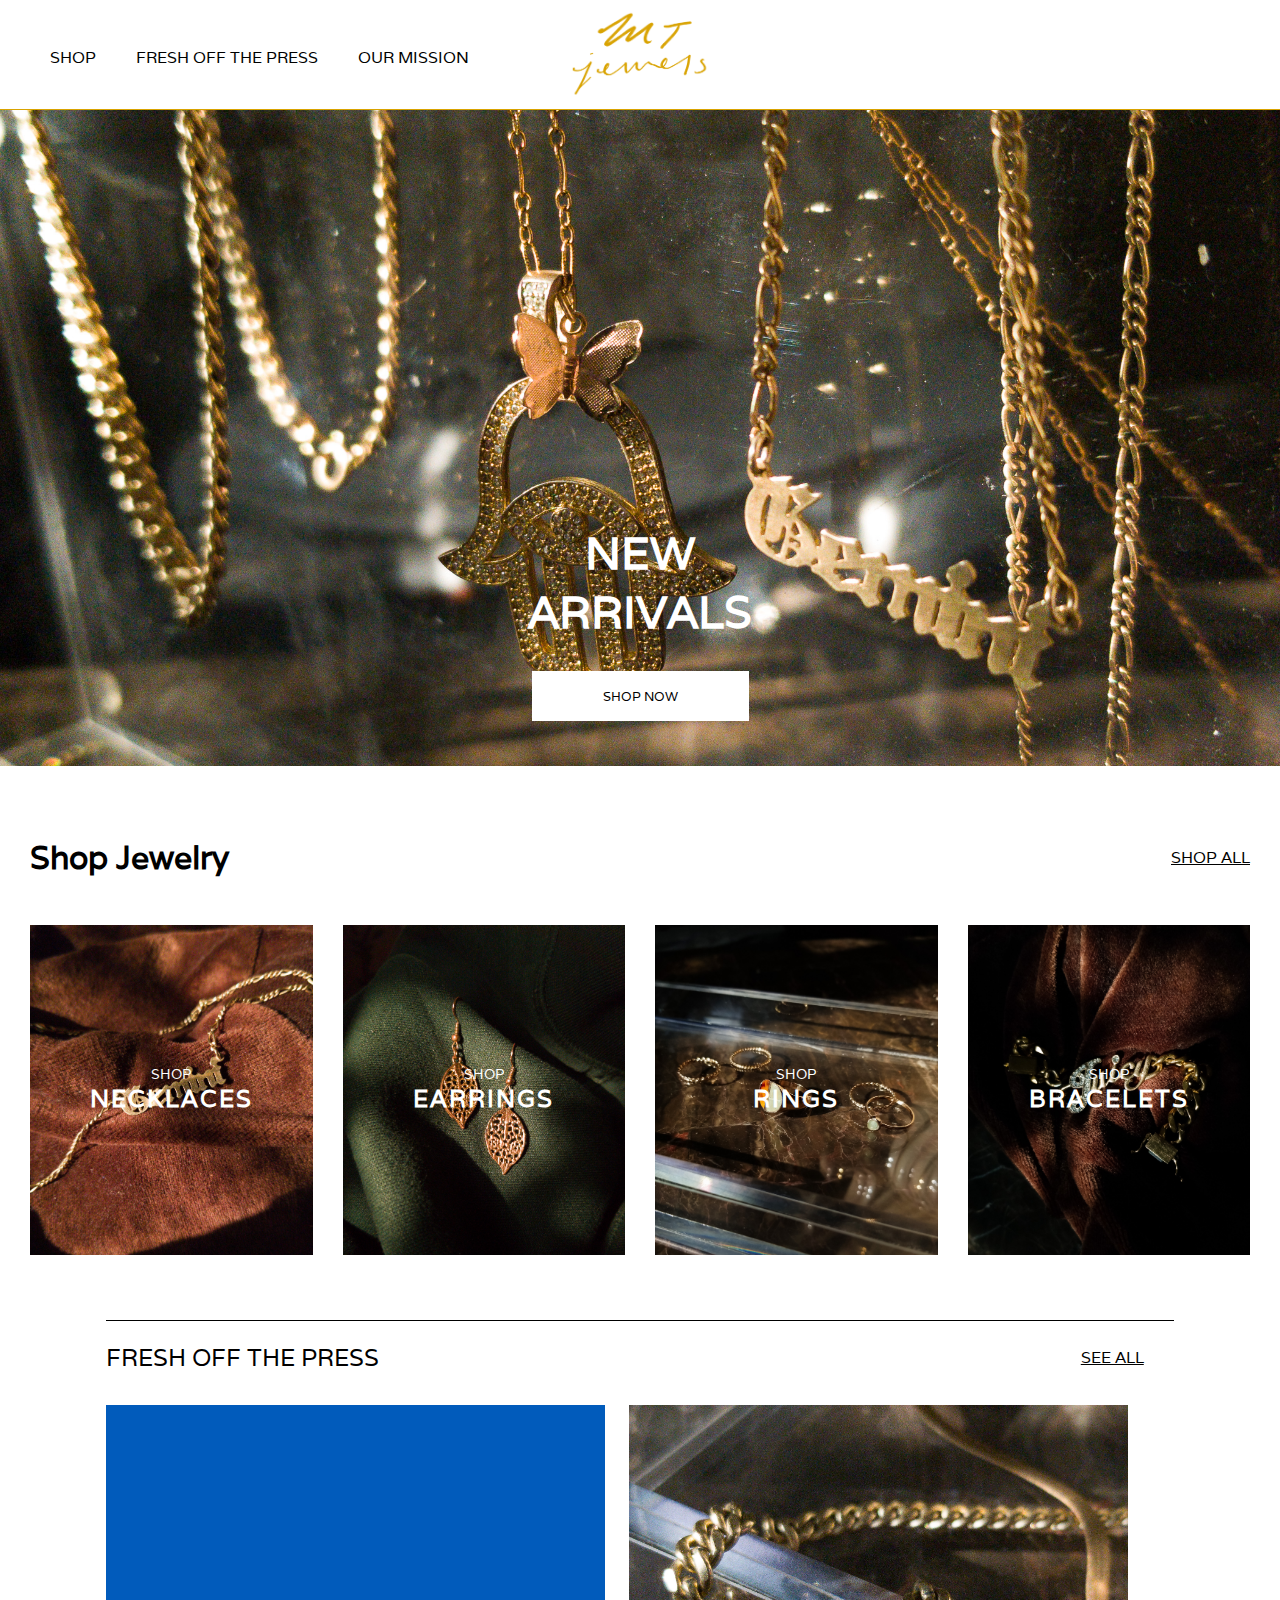
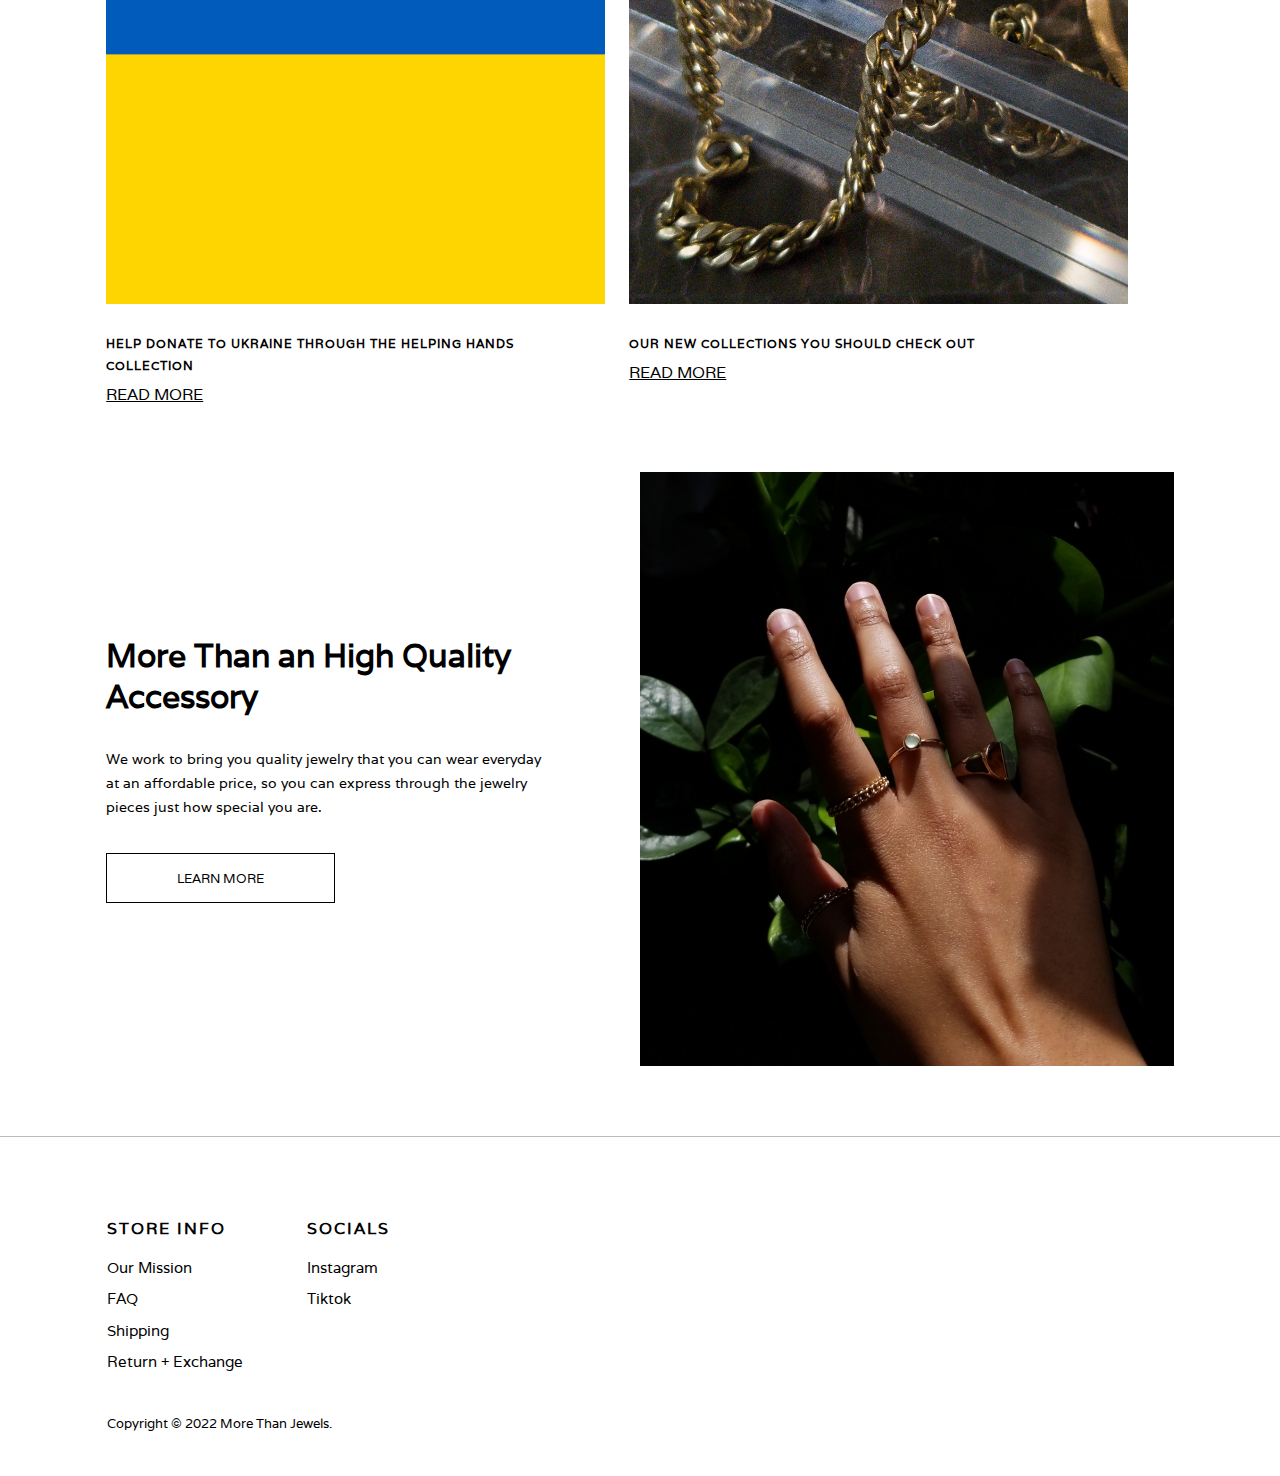
<file: index.html>
<!DOCTYPE html>
<html>
	<head>
		<meta charset="utf-8">
		<meta name="viewport" content="width=device-width, initial-scale=1">
		<link rel="stylesheet" type="text/css" href="css/style.css">
		<link href="https://fonts.googleapis.com/icon?family=Material+Icons"
      rel="stylesheet">

		<title>More Than Jewels</title>
	</head>

	<body>
		<!-- Header -->
		<header>
			<a class="home" href="index.html"><img class="logo" src="img/Mtj2logo.png"></a>
			<span class="openbtn" onclick="openNav()">&#9776;</span>
			<nav class="nlist" data-visible="false">
				<div class="navhead">
					<p>MENU</p>
					<a href="javascript:void(0)" class="closebtn" onclick="closeNav()">&times;</a>
				</div>
				<div class="navbody">
					<ul class="list">
						<li><a href="#">SHOP</a></li>
						<li><a href="blog/fresh-off-the-press.html">FRESH OFF THE PRESS</a></li>
						<li><a href="our-mission.html">OUR MISSION</a></li>
					</ul>
				</div>
			</nav>
		</header>

		<!-- Photo Gallery/Big Photo -->
		<section id="hero"> 
			<div class="container">
				<img src="img/hero.jpg">
				<div class="headline">
					<h1>NEW ARRIVALS</h1>
					<a href="#"><button class="aboutBtn">SHOP NOW</button></a>
				</div>
			</div>
		</section>
		<section id="products"> <!-- Product section -->
			<div class="container">
				<div class="products-title">
					<h2>Shop Jewelry</h2>
					<a href="#">SHOP ALL</a>
				</div>
				<div class="wrapper">
					<a href="#">
						<div class="banner-box box1" id="output">
							<img src="img/necklaces.jpg">
							<div class="details">
								<h5>SHOP</h5>
								<h3>NECKLACES</h3>
							</div>
						</div>
					</a>
					<a href="#">
						<div class="banner-box box2" id="output2">
							<img src="img/earrings.jpg">
							<div class="details">
								<h5>SHOP</h5>
								<h3>EARRINGS</h3>
							</div>
						</div>
					</a>
					<a href="#">
						<div class="banner-box box3" id="output3">
							<img src="img/rings.jpg">
							<div class="details">
								<h5>SHOP</h5>
								<h3>RINGS</h3>
							</div>
						</div>
					</a>
					<a href="#">
						<div class="banner-box box4" id="output4">
							<img src="img/bracelet.jpg">
							<div class="details">
								<h5>SHOP</h5>
								<h3>BRACELETS</h3>
							</div>
						</div>
					</a>
				</div>
			</div>
		</section>

		<!-- Blog Preview -->
		<section id="blog"> 
			<div class="blog-title">
				<div class="empty"></div>
				<h2>FRESH OFF THE PRESS</h2>
				<a href="blog/fresh-off-the-press.html">SEE ALL</a>
			</div>
			<div class="container">
				<div class="press">
					<div class="posts">
						<a class="images" href="blog/posts/help-donate-to-ukraine-through-the-helping-hands-collection.html"><img src="img/ukraine-square.jpg"></a>
						<a class="headlines" href="blog/posts/help-donate-to-ukraine-through-the-helping-hands-collection.html">HELP DONATE TO UKRAINE THROUGH THE HELPING HANDS COLLECTION</a>
						<a class="continue" href="blog/posts/help-donate-to-ukraine-through-the-helping-hands-collection.html">READ MORE</a>
					</div>
					<div class="posts">
						<a class="images" href="blog/posts/our-new-collections-you-should-check-out.html"><img src="img/post1square.jpg"></a>
						<a class="headlines" href="blog/posts/our-new-collections-you-should-check-out.html">OUR NEW COLLECTIONS YOU SHOULD CHECK OUT</a>
						<a class="continue" href="blog/posts/our-new-collections-you-should-check-out.html">READ MORE</a>
					</div>
				</div>
			</div>
		</section>

		<!-- About Us section -->
		<section id="aboutus"> 
			<div class="container">
				<div class="about">
					<div class="aboutus-info">
						<h2>More Than an High Quality Accessory</h2>
						<p>We work to bring you quality jewelry that you can wear everyday at an affordable price, so you can express through the jewelry pieces just how special you are.</p>
						<a href="our-mission.html"><button class="aboutBtn">LEARN MORE</button></a>
					</div>
				</div>
				<div class="aboutus-image">
					<img src="img/aboutimg.jpg">
				</div>
			</div>
		</section>

		<!-- Footer -->
		<footer>
    		<div class="footer-row">
				<div class="footer-column">
					<h6>STORE INFO</h6>
					<ul class="footer-links">
						<li><a href="our-mission.html">Our Mission</a></li>
						<li><a href="#">FAQ</a></li>
						<li><a href="#">Shipping</a></li>
						<li><a href="#">Return + Exchange</a></li>
					</ul>
				</div>
				<div class="footer-column">
					<h6>SOCIALS</h6>
					<ul class="footer-links">
						<li><a href=" https://www.tiktok.com/@morethan_jewels">Instagram</a></li>
						<li><a href="https://www.instagram.com/morethan_jewels/">Tiktok</a></li>
					</ul>
				</div>
    		</div>

			<div class="">
			    <p class="copyright-text">Copyright &copy; 2022 More Than Jewels.</p>
 			</div>
		</footer>

		<script type="text/javascript" src="js/script.js"></script>
	</body>
</html>
</file>
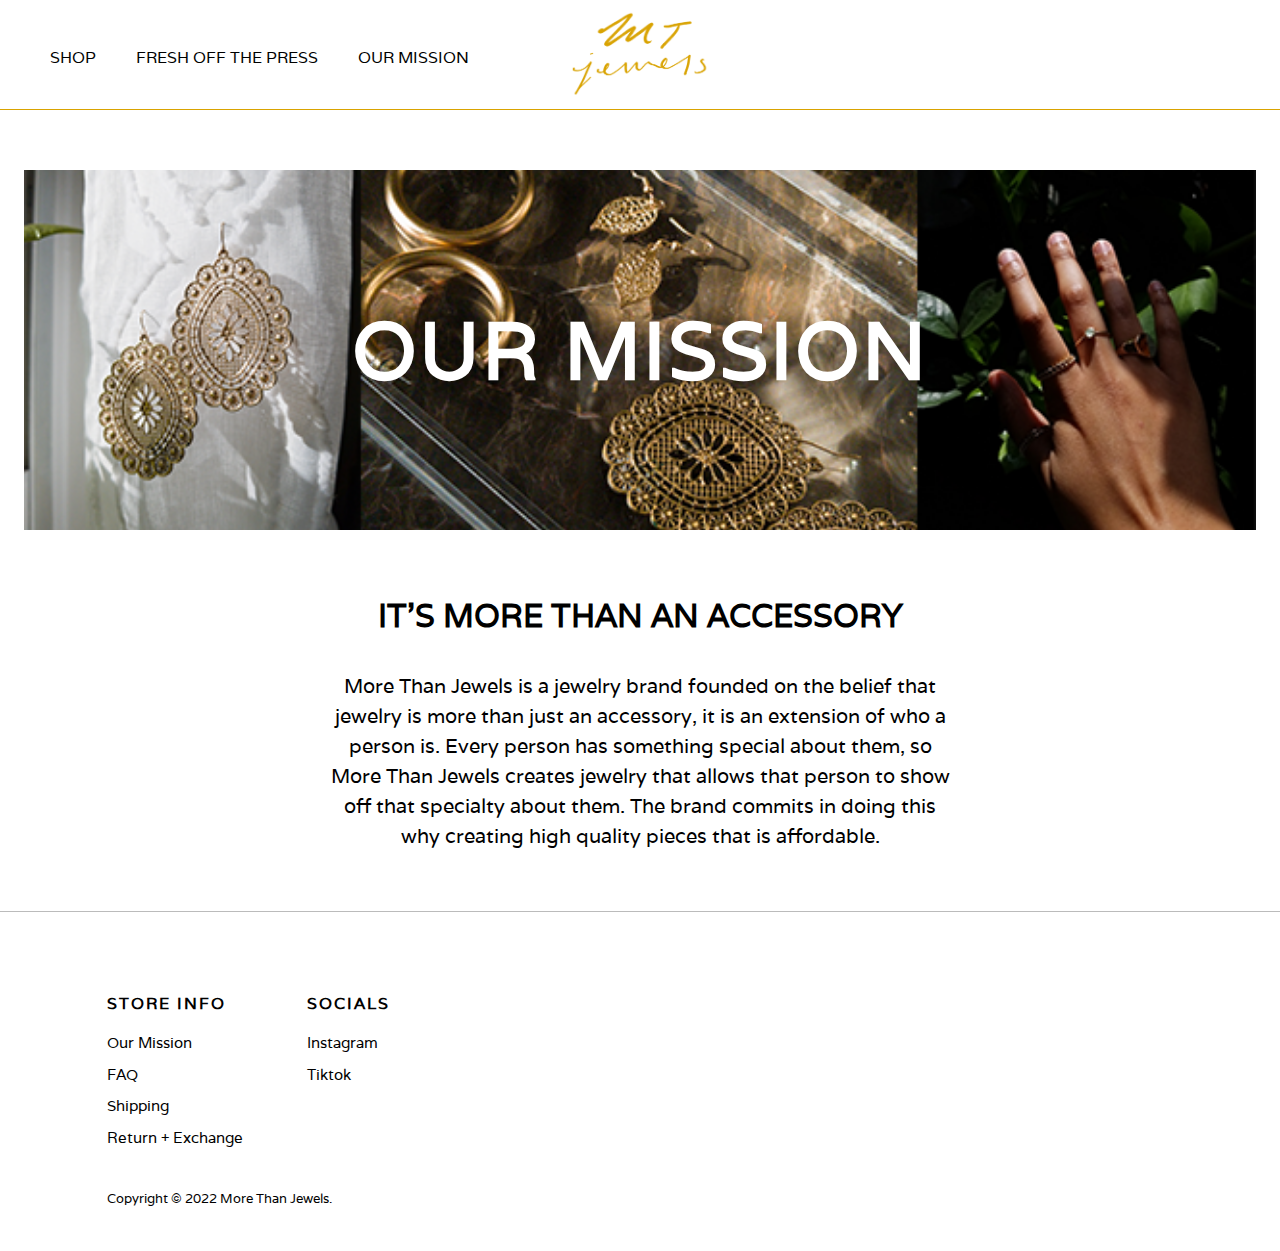
<file: our-mission.html>
<!DOCTYPE html>
<html>
	<head>
		<meta charset="utf-8">
		<meta name="viewport" content="width=device-width, initial-scale=1">
		<link rel="stylesheet" type="text/css" href="css/style.css">
		<link href="https://fonts.googleapis.com/icon?family=Material+Icons"
      rel="stylesheet">

		<title>Our Mission | More Than Jewels</title>
	</head>

	<body>
		<header>
			<a class="home" href="index.html"><img class="logo" src="img/Mtj2logo.png"></a>
			<span class="openbtn" onclick="openNav()">&#9776;</span>
			<nav class="nlist" data-visible="false">
				<div class="navhead">
					<p>MENU</p>
					<a href="javascript:void(0)" class="closebtn" onclick="closeNav()">&times;</a>
				</div>
				<div class="navbody">
					<ul class="list">
						<li><a href="#">SHOP</a></li>
						<li><a href="blog/fresh-off-the-press.html">FRESH OFF THE PRESS</a></li>
						<li><a href="our-mission.html">OUR MISSION</a></li>
					</ul>
				</div>
			</nav>
		</header>

		<main id="about-page">
			<div class="container">
				<div class="photos">
					<img src="img/spread.png">
					<div class="details">
						<h1>OUR MISSION</h1>
					</div>
				</div>
				<div class="words">
					<h1>IT'S MORE THAN AN ACCESSORY</h1>
					<p>More Than Jewels is a jewelry brand founded on the belief that jewelry is more than just an accessory, it is an extension of who a person is. Every person has something special about them, so More Than Jewels creates jewelry that allows that person to show off that specialty about them. The brand commits in doing this why creating high quality pieces that is affordable.</p>
				</div>
			</div>
		</main>

		<footer>
    		<div class="footer-row">
				<div class="footer-column">
					<h6>STORE INFO</h6>
					<ul class="footer-links">
						<li><a href="our-mission.html">Our Mission</a></li>
						<li><a href="#">FAQ</a></li>
						<li><a href="#">Shipping</a></li>
						<li><a href="#">Return + Exchange</a></li>
					</ul>
				</div>
				<div class="footer-column">
					<h6>SOCIALS</h6>
					<ul class="footer-links">
						<li><a href=" https://www.tiktok.com/@morethan_jewels">Instagram</a></li>
						<li><a href="https://www.instagram.com/morethan_jewels/">Tiktok</a></li>
					</ul>
				</div>
    		</div>

			<div class="">
			    <p class="copyright-text">Copyright &copy; 2022 More Than Jewels.</p>
 			</div>
		</footer>

		<script type="text/javascript" src="js/script.js"></script>
	</body>
</html>
</file>
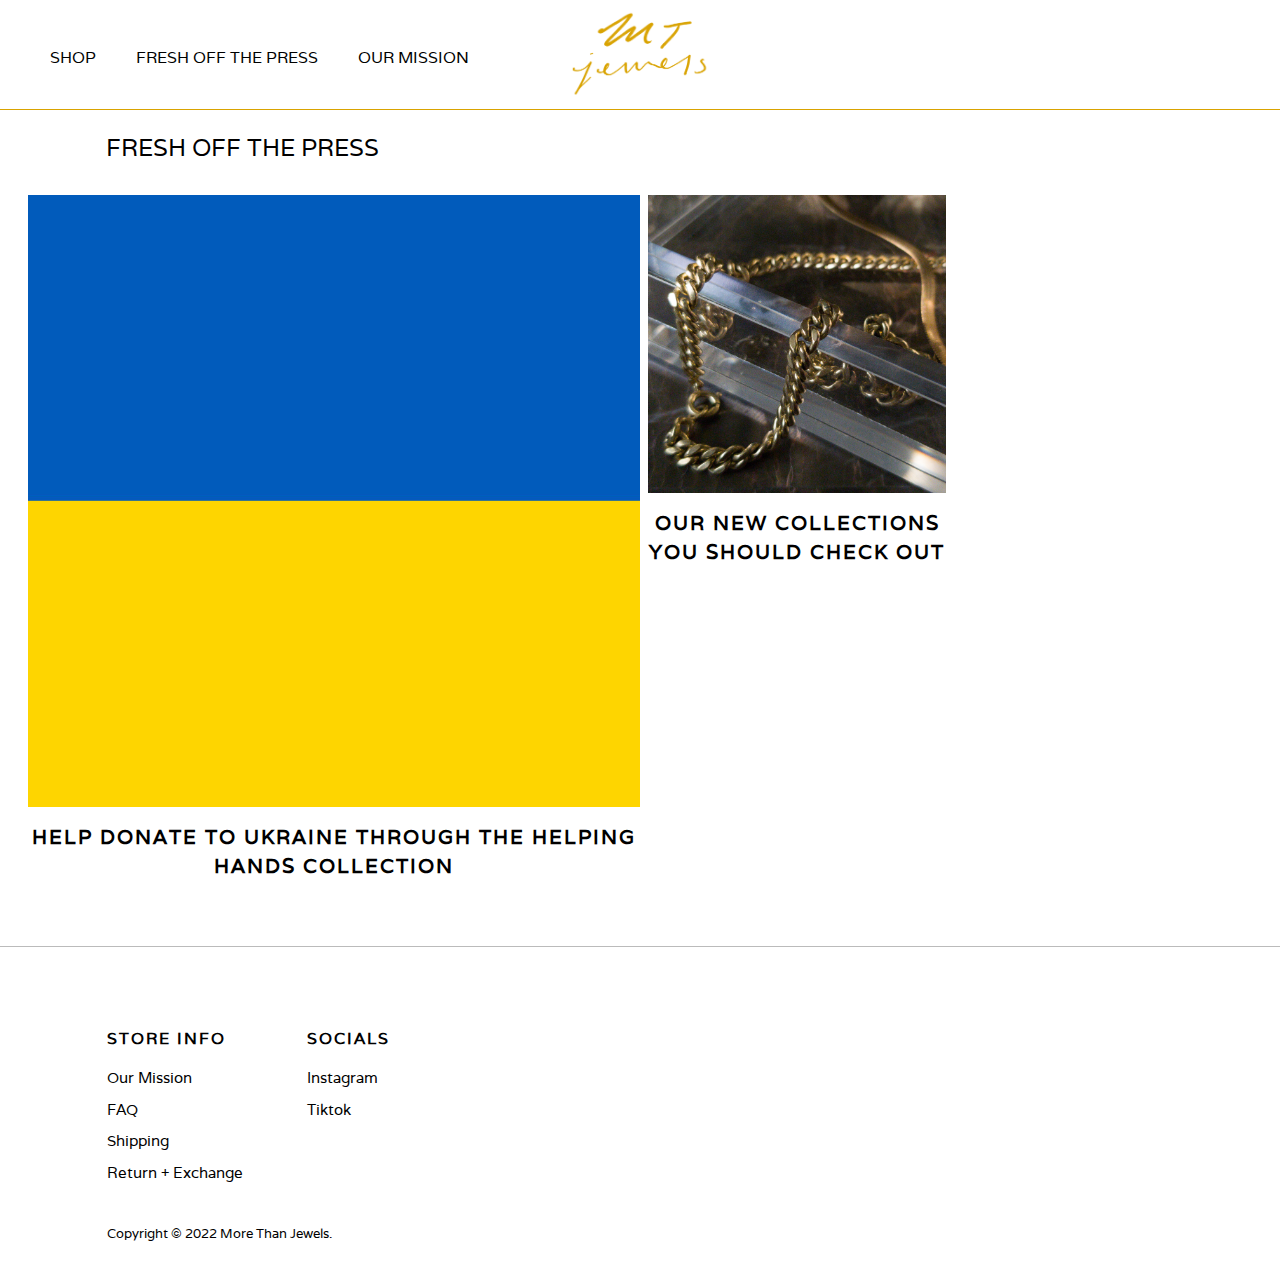
<file: blog/fresh-off-the-press.html>
<!DOCTYPE html>
<html>
	<head>
		<meta charset="utf-8">
		<meta name="viewport" content="width=device-width, initial-scale=1">
		<link rel="stylesheet" type="text/css" href="../css/style.css">
		<link href="https://fonts.googleapis.com/icon?family=Material+Icons"
      rel="stylesheet">

		<title>Our New Collections You Should Check Out | More Than Jewels</title>
	</head>

	<body>
		<header>
			<a class="home" href="../index.html"><img class="logo" src="../img/Mtj2logo.png"></a>
			<span class="openbtn" onclick="openNav()">&#9776;</span>
			<nav class="nlist" data-visible="false">
				<div class="navhead">
					<p>MENU</p>
					<a href="javascript:void(0)" class="closebtn" onclick="closeNav()">&times;</a>
				</div>
				<div class="navbody">
					<ul class="list">
						<li><a href="#">SHOP</a></li>
						<li><a href="fresh-off-the-press.html">FRESH OFF THE PRESS</a></li>
						<li><a href="../our-mission.html">OUR MISSION</a></li>
					</ul>
				</div>
			</nav>
		</header>

		<main>
			<div class="blog-title">
				<h2>FRESH OFF THE PRESS</h2>
			</div>
			<section id="articles">
				<div class="grid-posts">
					<a class="post new-post" href="posts/our-new-collections-you-should-check-out.html">
						<div>
							<img src="../img/ukraine-square.jpg">
						</div>
						<h3>HELP DONATE TO UKRAINE THROUGH THE HELPING HANDS COLLECTION</h3>
					</a>
					<a class="post" href="posts/our-new-collections-you-should-check-out.html">
						<div>
							<img src="../img/post1square.jpg">
						</div>
						<h3>OUR NEW COLLECTIONS YOU SHOULD CHECK OUT</h3>
					</a>
				</div>
			</section>
		</main>

		<footer>
    		<div class="footer-row">
				<div class="footer-column">
					<h6>STORE INFO</h6>
					<ul class="footer-links">
						<li><a href="../our-mission.html">Our Mission</a></li>
						<li><a href="#">FAQ</a></li>
						<li><a href="#">Shipping</a></li>
						<li><a href="#">Return + Exchange</a></li>
					</ul>
				</div>
				<div class="footer-column">
					<h6>SOCIALS</h6>
					<ul class="footer-links">
						<li><a href=" https://www.tiktok.com/@morethan_jewels">Instagram</a></li>
						<li><a href="https://www.instagram.com/morethan_jewels/">Tiktok</a></li>
					</ul>
				</div>
    		</div>

			<div class="">
			    <p class="copyright-text">Copyright &copy; 2022 More Than Jewels.</p>
 			</div>
		</footer>

		<script type="text/javascript" src="../js/script.js"></script>
	</body>
</html>
</file>
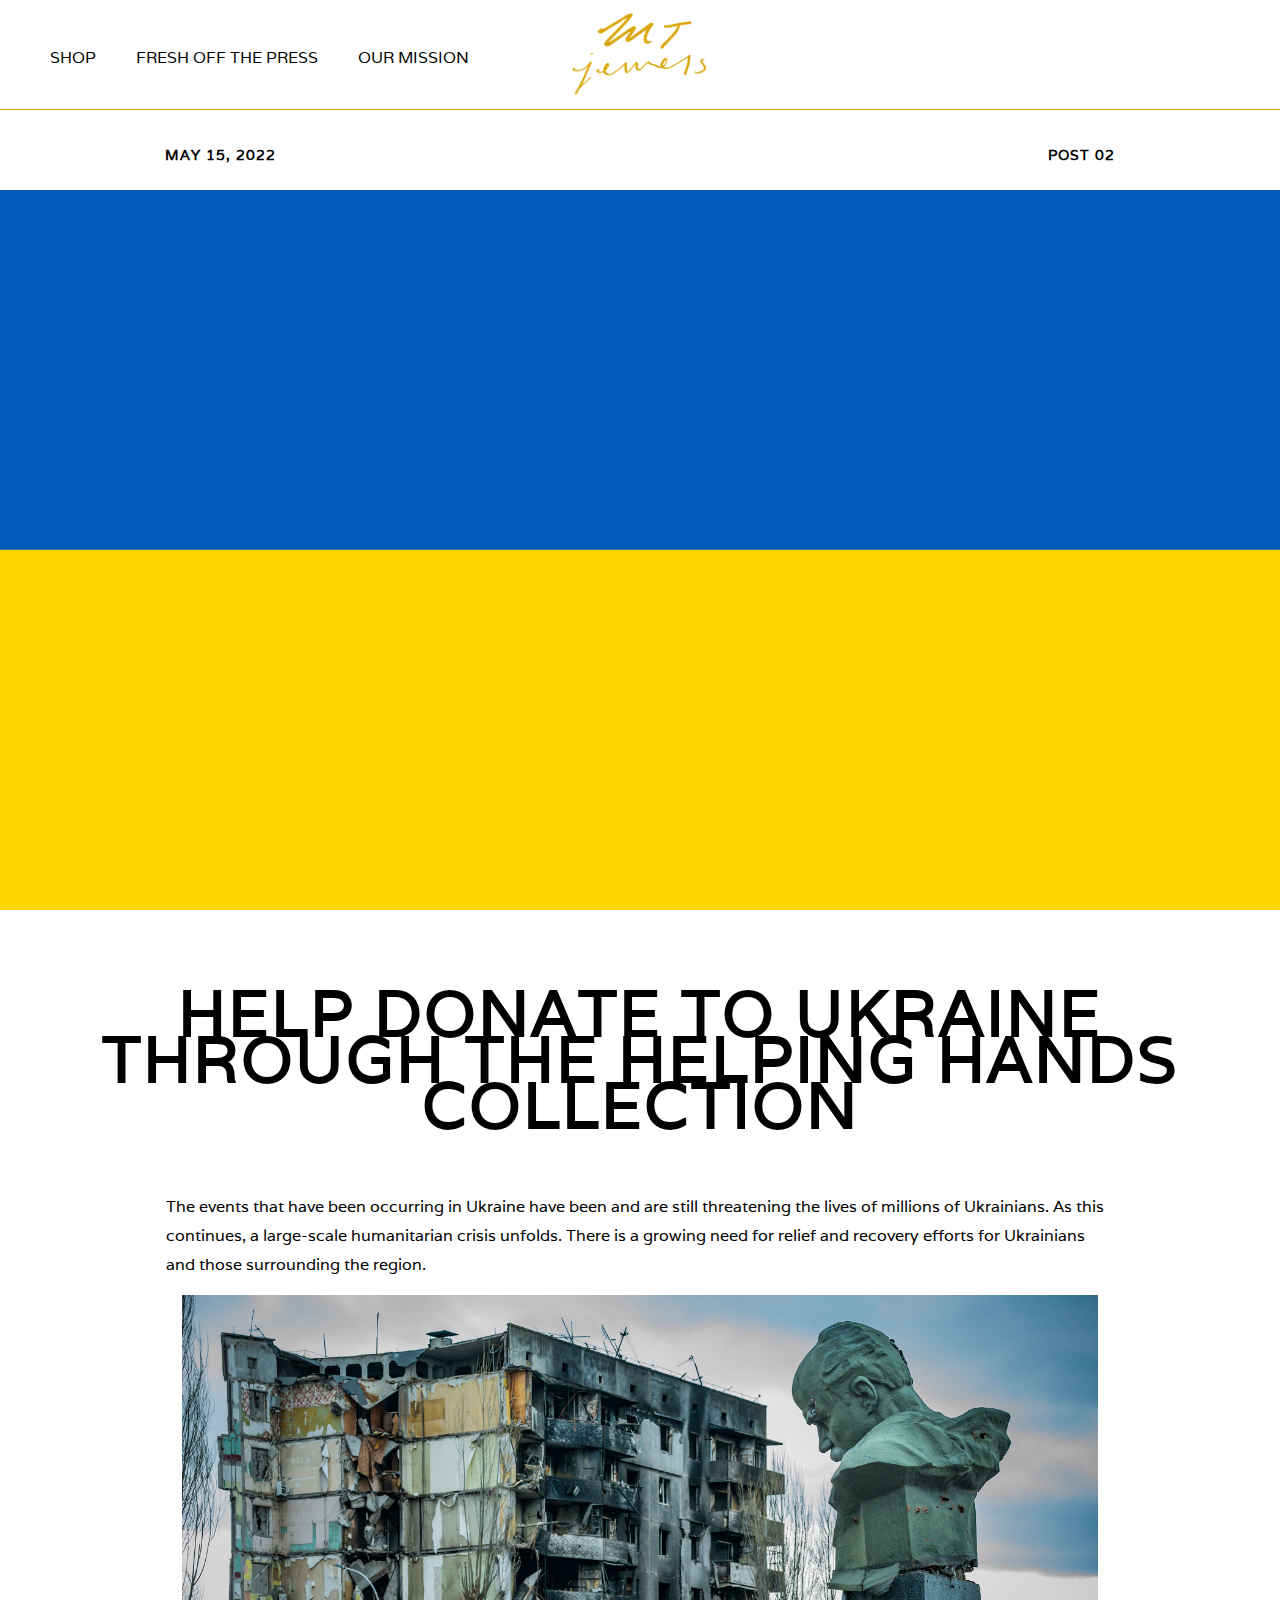
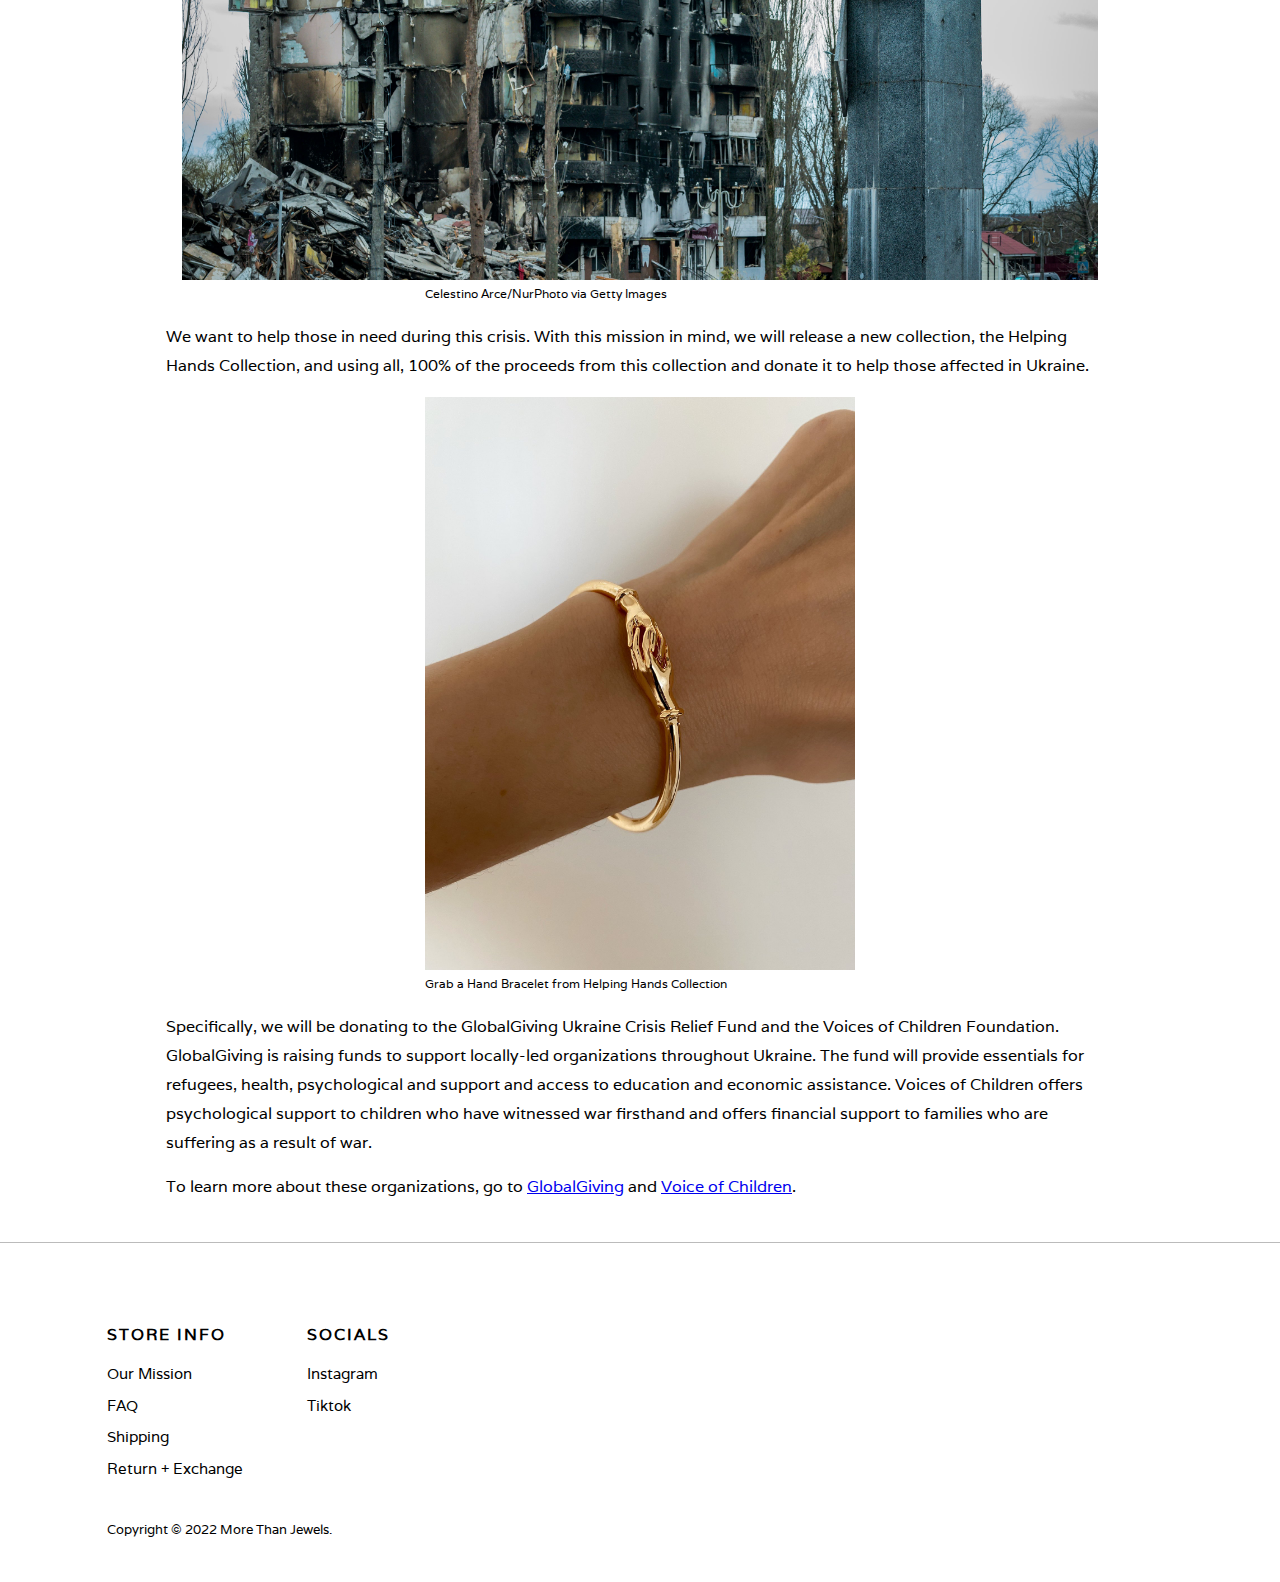
<file: blog/posts/help-donate-to-ukraine-through-the-helping-hands-collection.html>
<!DOCTYPE html>
<html>
	<head>
		<meta charset="utf-8">
		<meta name="viewport" content="width=device-width, initial-scale=1">
		<link rel="stylesheet" type="text/css" href="../../css/style.css">
		<link href="https://fonts.googleapis.com/icon?family=Material+Icons"
      rel="stylesheet">

		<title>Help Donate to Ukraine Through the Helping Hands Collection | More Than Jewels</title>
	</head>

	<body>
		<header>
			<a class="home" href="../../index.html"><img class="logo" src="../../img/Mtj2logo.png"></a>
			<span class="openbtn" onclick="openNav()">&#9776;</span>
			<nav class="nlist" data-visible="false">
				<div class="navhead">
					<p>MENU</p>
					<a href="javascript:void(0)" class="closebtn" onclick="closeNav()">&times;</a>
				</div>
				<div class="navbody">
					<ul class="list">
						<li><a href="#">SHOP</a></li>
						<li><a href="../fresh-off-the-press.html">FRESH OFF THE PRESS</a></li>
						<li><a href="../../our-mission.html">OUR MISSION</a></li>
					</ul>
				</div>
			</nav>
		</header>

		<main id="post1page">
			<section class="post-meta">
				<p>MAY 15, 2022</p>
				<p>POST 02</p>
			</section>
			<section class="post1-image">
				<img src="../../img/ukraine-flag.jpg">
			</section>
			<section class="post1-title">
				<h1>HELP DONATE TO UKRAINE THROUGH THE HELPING HANDS COLLECTION</h1>
			</section>
			<section class="post1-article">
				<p>The events that have been occurring in Ukraine have been and are still threatening the lives of millions of Ukrainians. As this continues, a large-scale humanitarian crisis unfolds. There is a growing need for relief and recovery efforts for Ukrainians and those surrounding the region.</p>
				<div class="imgcaps">
					<img style="max-width: 100%; max-height: auto; object-fit: cover;" src="../../img/ukraine.jpg">
					<p>Celestino Arce/NurPhoto via Getty Images</p>
				</div>
				<p>We want to help those in need during this crisis. With this mission in mind, we will release a new collection, the Helping Hands Collection, and using all, 100% of the proceeds from this collection and donate it to help those affected in Ukraine.</p>
				<div class="imgcaps">
					<img src="../../img/hands-bracelet.jpg">
					<p>Grab a Hand Bracelet from Helping Hands Collection</p>
				</div>
				<p>Specifically, we will be donating to the GlobalGiving Ukraine Crisis Relief Fund and the Voices of Children Foundation. GlobalGiving is raising funds to support locally-led organizations throughout Ukraine. The fund will provide essentials for refugees, health, psychological and support and access to education and economic assistance. Voices of Children offers psychological support to children who have witnessed war firsthand and offers financial support to families who are suffering as a result of war.</p>
                <p>To learn more about these organizations, go to <a href="https://www.globalgiving.org/donate/189/globalgiving/">GlobalGiving</a> and <a href="https://voices.org.ua/en/">Voice of Children</a>.</p>
			</section>
		</main>

		<footer>
    		<div class="footer-row">
				<div class="footer-column">
					<h6>STORE INFO</h6>
					<ul class="footer-links">
						<li><a href="../../our-mission.html">Our Mission</a></li>
						<li><a href="#">FAQ</a></li>
						<li><a href="#">Shipping</a></li>
						<li><a href="#">Return + Exchange</a></li>
					</ul>
				</div>
				<div class="footer-column">
					<h6>SOCIALS</h6>
					<ul class="footer-links">
						<li><a href=" https://www.tiktok.com/@morethan_jewels">Instagram</a></li>
						<li><a href="https://www.instagram.com/morethan_jewels/">Tiktok</a></li>
					</ul>
				</div>
    		</div>

			<div class="">
			    <p class="copyright-text">Copyright &copy; 2022 More Than Jewels.</p>
 			</div>
		</footer>

		<script type="text/javascript" src="../../js/script.js"></script>
	</body>
</html>
</file>
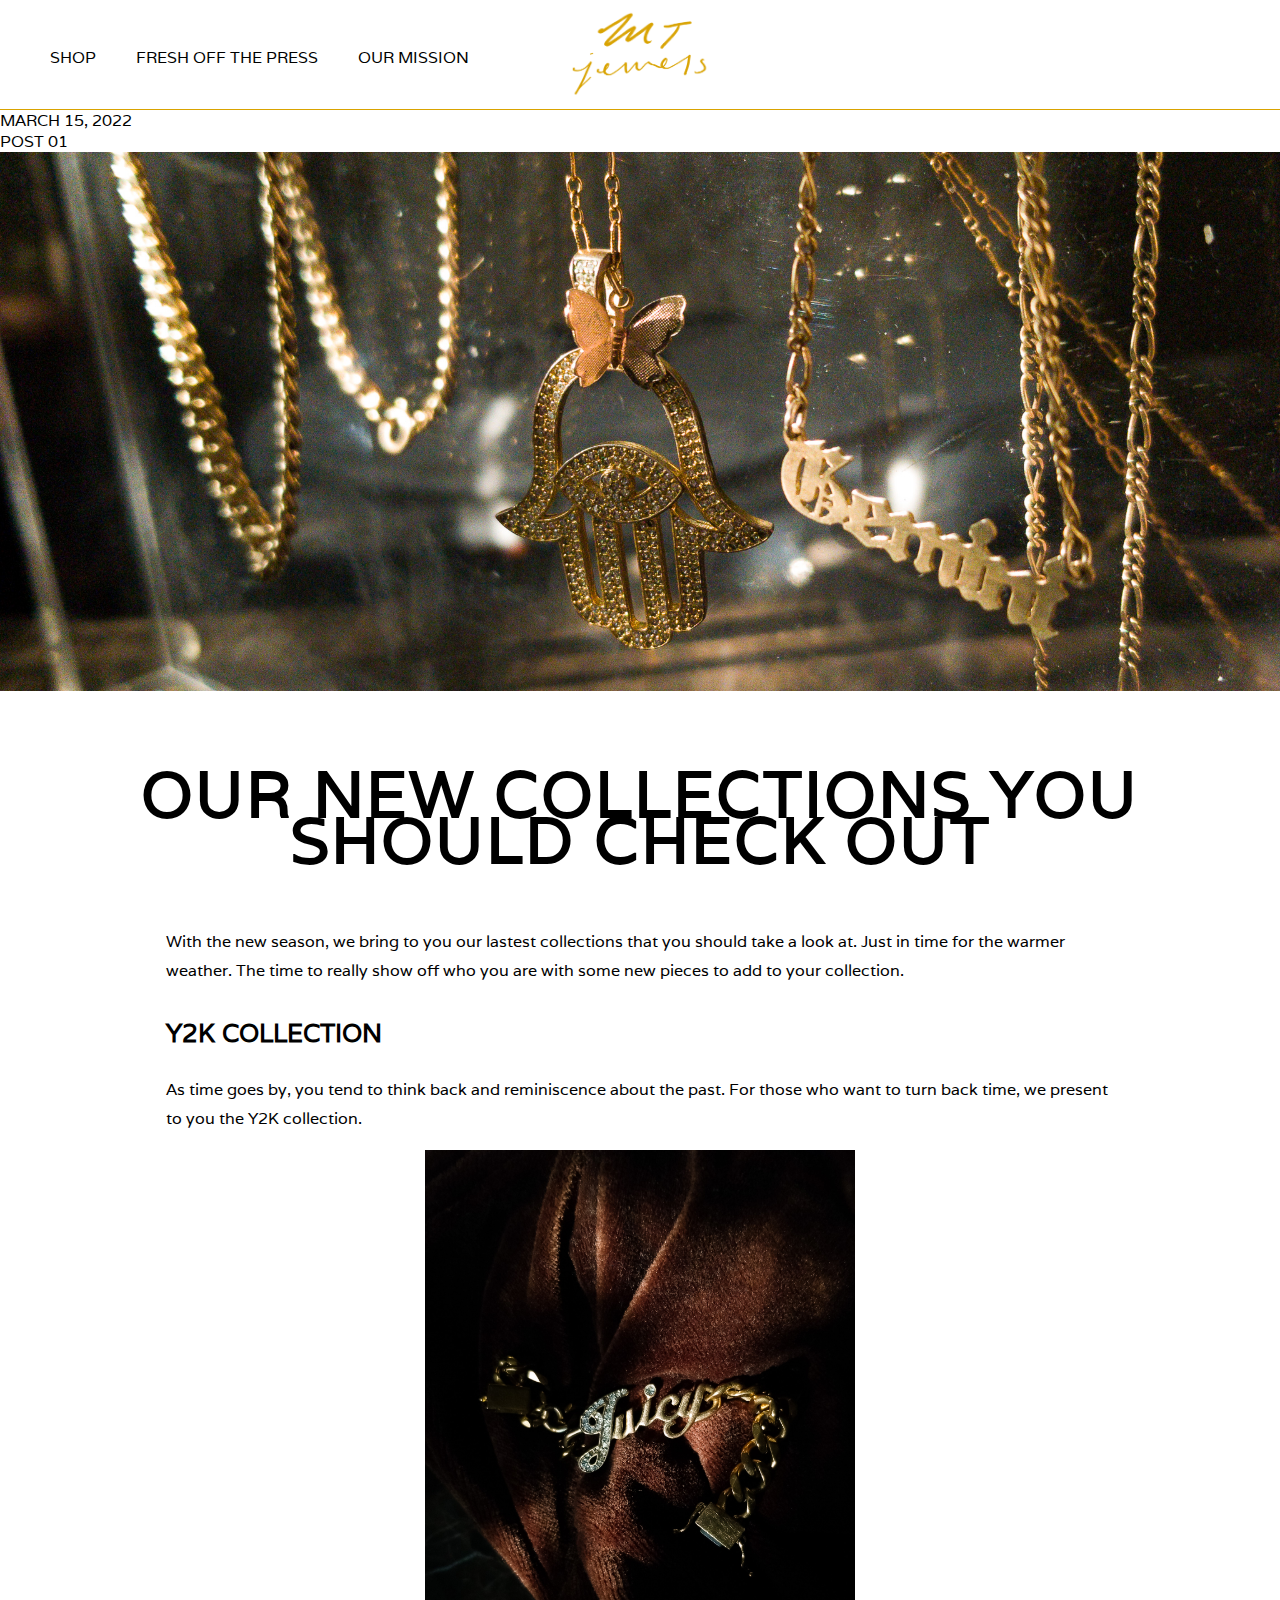
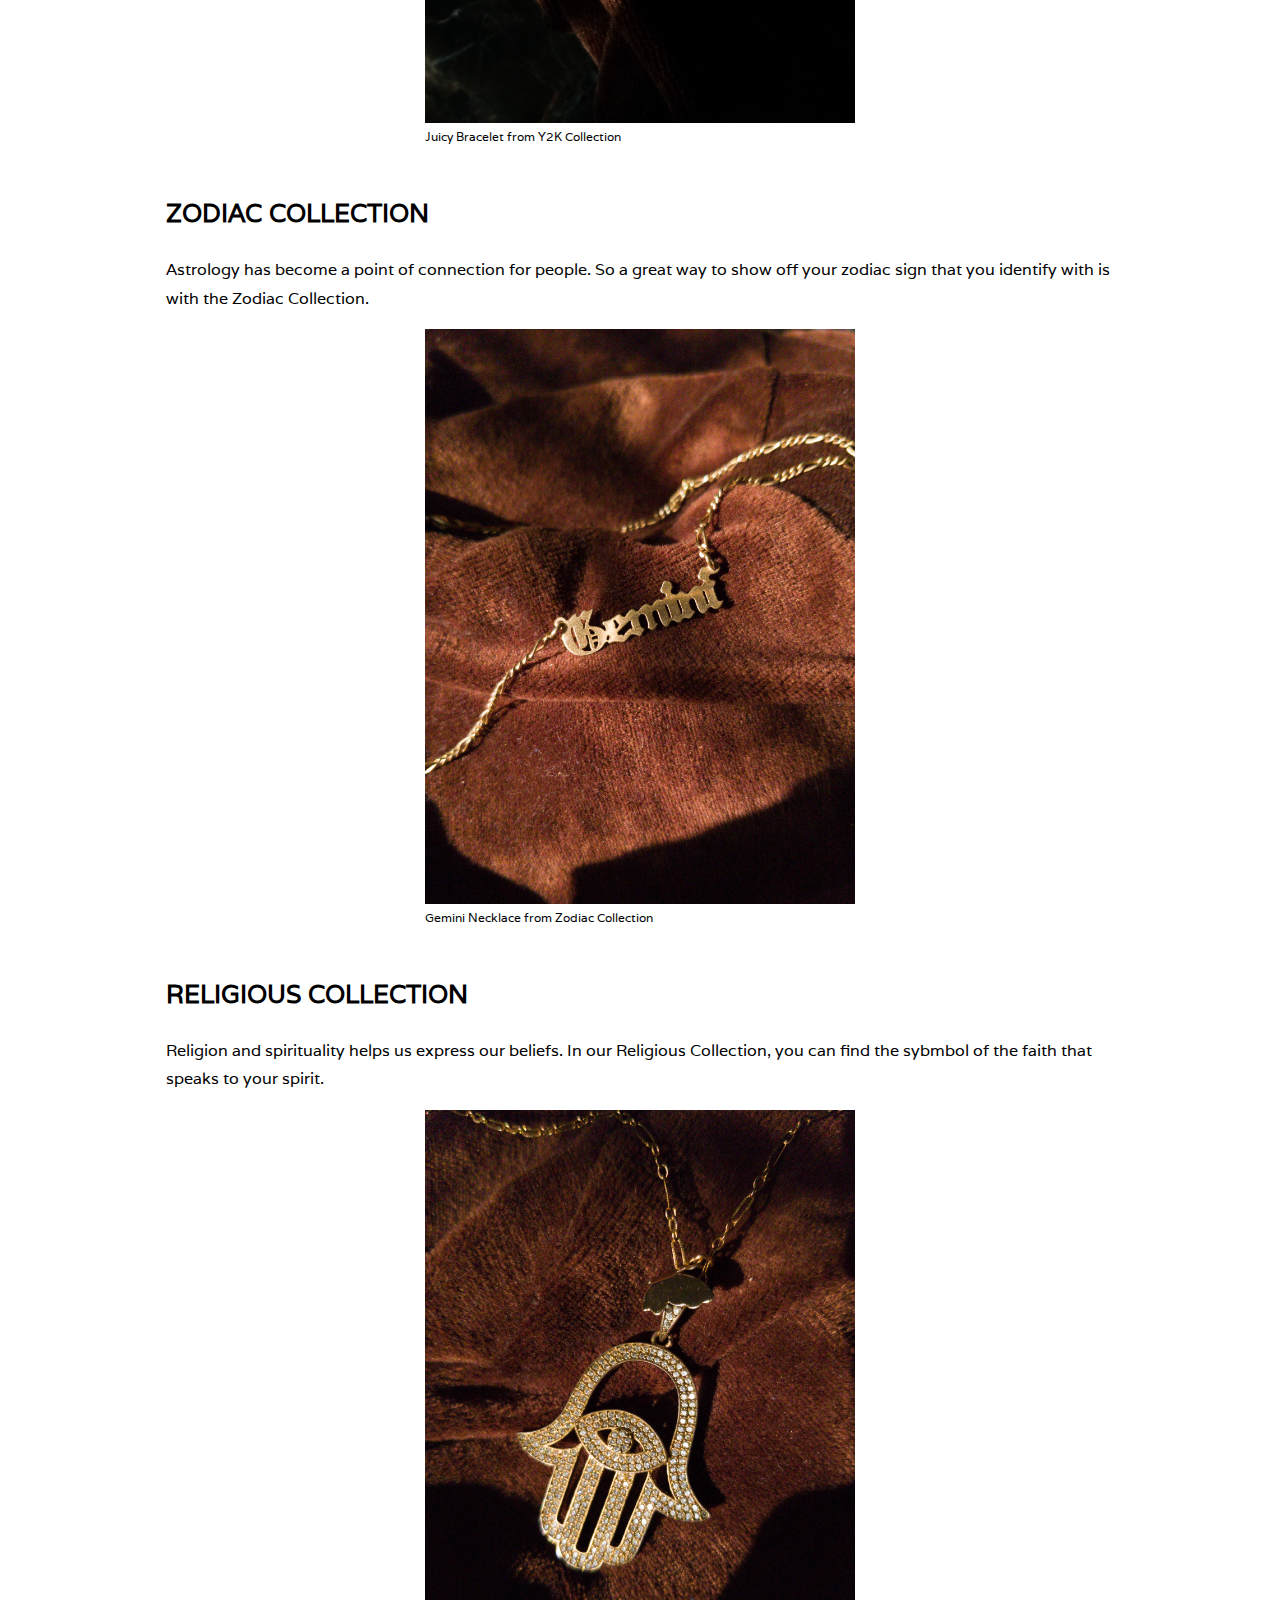
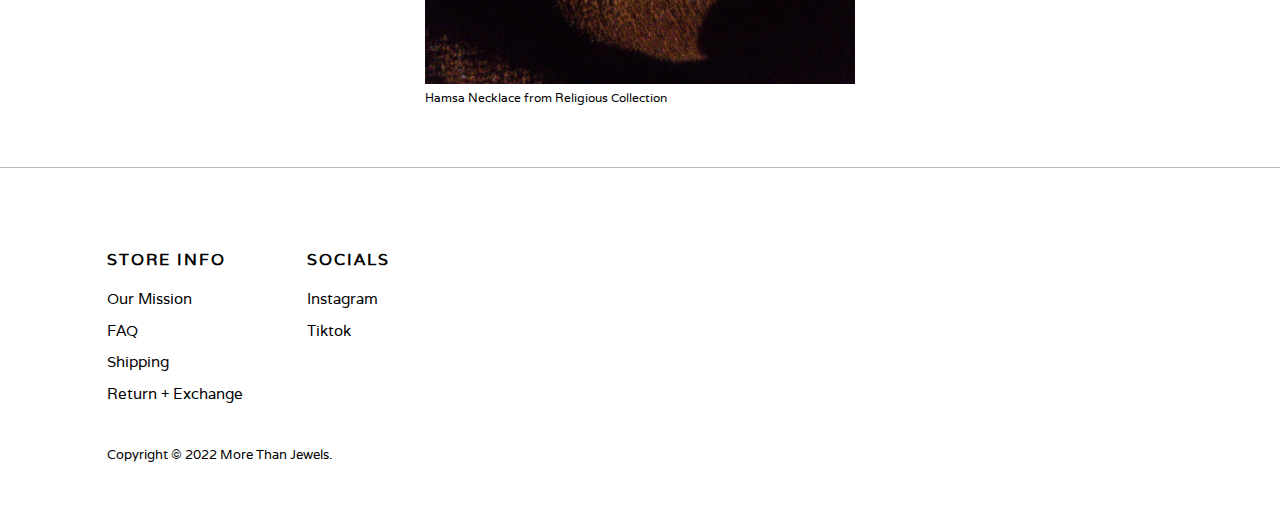
<file: blog/posts/our-new-collections-you-should-check-out.html>
<!DOCTYPE html>
<html>
	<head>
		<meta charset="utf-8">
		<meta name="viewport" content="width=device-width, initial-scale=1">
		<link rel="stylesheet" type="text/css" href="../../css/style.css">
		<link href="https://fonts.googleapis.com/icon?family=Material+Icons"
      rel="stylesheet">

		<title>Our New Collections You Should Check Out | More Than Jewels</title>
	</head>

	<body>
		<header>
			<a class="home" href="../../index.html"><img class="logo" src="../../img/Mtj2logo.png"></a>
			<span class="openbtn" onclick="openNav()">&#9776;</span>
			<nav class="nlist" data-visible="false">
				<div class="navhead">
					<p>MENU</p>
					<a href="javascript:void(0)" class="closebtn" onclick="closeNav()">&times;</a>
				</div>
				<div class="navbody">
					<ul class="list">
						<li><a href="#">SHOP</a></li>
						<li><a href="../fresh-off-the-press.html">FRESH OFF THE PRESS</a></li>
						<li><a href="../../our-mission.html">OUR MISSION</a></li>
					</ul>
				</div>
			</nav>
		</header>

		<main id="post1page">
			<section class="post1-meta">
				<p>MARCH 15, 2022</p>
				<p>POST 01</p>
			</section>
			<section class="post1-image">
				<img src="../../img/post1rect.jpg">
			</section>
			<section class="post1-title">
				<h1>OUR NEW COLLECTIONS YOU SHOULD CHECK OUT</h1>
			</section>
			<section class="post1-article">
				<p>With the new season, we bring to you our lastest collections that you should take a look at. Just in time for the warmer weather. The time to really show off who you are with some new pieces to add to your collection.</p>
				<h3>Y2K COLLECTION</h3>
				<p>As time goes by, you tend to think back and reminiscence about the past. For those who want to turn back time, we present to you the Y2K collection.</p>
				<div class="imgcaps">
					<img src="../../img/bracelet.jpg">
					<p>Juicy Bracelet from Y2K Collection</p>
				</div>
				<h3>ZODIAC COLLECTION</h3>
				<p>Astrology has become a point of connection for people. So a great way to show off your zodiac sign that you identify with is with the Zodiac Collection.</p>
				<div class="imgcaps">
					<img src="../../img/necklaces.jpg">
					<p>Gemini Necklace from Zodiac Collection</p>
				</div>
				<h3>RELIGIOUS COLLECTION</h3>
				<p>Religion and spirituality helps us express our beliefs. In our Religious Collection, you can find the sybmbol of the faith that speaks to your spirit.</p>
				<div class="imgcaps">
					<img src="../../img/hamsa.jpg">
					<p>Hamsa Necklace from Religious Collection</p>
				</div>
			</section>
		</main>

		<footer>
    		<div class="footer-row">
				<div class="footer-column">
					<h6>STORE INFO</h6>
					<ul class="footer-links">
						<li><a href="../../our-mission.html">Our Mission</a></li>
						<li><a href="#">FAQ</a></li>
						<li><a href="#">Shipping</a></li>
						<li><a href="#">Return + Exchange</a></li>
					</ul>
				</div>
				<div class="footer-column">
					<h6>SOCIALS</h6>
					<ul class="footer-links">
						<li><a href=" https://www.tiktok.com/@morethan_jewels">Instagram</a></li>
						<li><a href="https://www.instagram.com/morethan_jewels/">Tiktok</a></li>
					</ul>
				</div>
    		</div>

			<div class="">
			    <p class="copyright-text">Copyright &copy; 2022 More Than Jewels.</p>
 			</div>
		</footer>

		<script type="text/javascript" src="../../js/script.js"></script>
	</body>
</html>
</file>
<file: css/style.css>
html {
 	box-sizing: border-box;
}
*, *:before, *:after {
	box-sizing: inherit;
}
@font-face {
	src: url(fonts/Varela-Regular.ttf);
	font-family: Varela;
}
* {
	margin: 0;
	padding: 0;
	font-family: 'Varela', sans-serif;
}
body {
	width: 100%;
	padding-top: 110px;
}

/* Header */
header {
	position: fixed;
	top: 0;
	width: 100%;
	padding: 5px 30px 0 30px;
	background: white;
	height: 110px;
	border-bottom: 1px solid #d9a300;
	z-index: 10;
	display: flex;
	align-items: center;
}
.navhead, .openbtn {
	display: none;
}
header .home {
	position: absolute;
	display: flex;
	align-items: center;
	top: 50%;
	left: 50%;
	transform: translate(-50%, -50%);
	z-index: 12;
}
header .logo {
	width: 140px;
}
.list {
	display: flex;
	align-items: center;
	justify-content: flex-start;
}
.list li {
	list-style: none;
	padding: 0 20px;
}
.list li a {
	text-decoration: none;
	font-size: 16px;
	font-weight: 400;
	color: black;
}

/* Hero Section */
#hero .container {
	display: grid;
	margin-bottom: 44px;
	grid-template-columns: 1fr;
	grid-template-rows: 1fr;
}
#hero img {
	position: relative;
	z-index: 0;
	grid-area: 1 / 1 / 2 / 2;
	place-self: stretch;
	width: 100%;
}
.headline {
	position: relative;
	z-index: 0;
	grid-area: 1 / 1 / 2 / 2;
	place-self:  end center;
	width: 250px;
	text-align: center;
}
.headline h1 {
	font-size: 45px;
	line-height: 50 px;
	font-weight: 700;
	color: white;
	margin-bottom: 20px;
}
.headline button {
	border: 1px solid transparent;
	background-color: white;
	margin-bottom: 45px;
}

/* Products Section */
#products .container{
	padding: 5px 0 50px;
}
.products-title {
	display: grid;
	grid-template-columns: 15px auto 40px 1fr 100px 15px;
	grid-template-rows: 22px 1fr 32px;
	margin-left: 15px;
	margin-right: 15px;
}
.products-title h2 {
	font-size: 32px;
	font-weight: 600;
	margin-bottom: 0;
	grid-area: 2 / 2 / 3 / 3;
	place-self: center end;
}
.products-title a {
	position: relative;
	z-index: 0;
	grid-area: 2 / 5 / 3 / 6;
	place-self: center end;
	color: black;
}
#products .wrapper {
	padding: 0 15px;
	width: 100%;
	display: flex;
	flex-direction: row;
	justify-content: center;
	flex-wrap: wrap;
}
#products .wrapper a {
	width: 25%;
	color: white;
}
#products .wrapper .banner-box {
	display: flex;
	position: relative;
	height: 40vh;
	padding: 15px;
}
#products .wrapper img {
	position: relative;
	height: 100%;
	width: 100%;
	object-fit: cover;
	z-index: -1;
}
#products .wrapper .details{
	position: absolute;
	top: 50%;
	left: 50%;
	transform: translate(-50%, -50%);
	padding: 15px;
	width: 100%;
	height: 4vh;
	display: flex;
	flex-direction: column;
	justify-content: center;
	align-items: center;
	text-align: center;
}
#products h5 {
	font-size: 14px;
	font-weight: 300;
	margin-bottom: 0;
}
#products h3 {
	font-size: 24px;
	font-weight: 600;
	margin-top: 0;
	letter-spacing: 2px;
}

/* Blog Preview */
.blog-title {
	display: grid;
	grid-template-columns: auto 40px 1fr 100px 30px;
	grid-template-rows: 22px 1fr 32px;
	margin-left: 8.3vw;
	margin-right: 8.3vw;
}
.blog-title .empty {
	border-top: 1px solid black;
	grid-area: 1 / 1 / 2 / 6;
	place-self: stretch;
}
.blog-title h2 {
	font-size: 24px;
	font-weight: 500;
	margin-bottom: 0;
	grid-area: 2 / 1 / 3 / 2;
	place-self: center end;
}
.blog-title a {
	position: relative;
	z-index: 0;
	grid-area: 2 / 4 / 3 / 5;
	place-self: center end;
	color: black;
}
#blog .container {
	margin-left: 8.3vw;
	margin-right: 8.3vw;
	display: block;
	margin-bottom: 37px;
}
.press {
	display: flex;
}
.press .posts {
	display: grid;
	grid-template-columns: 1fr;
	grid-template-rows: auto 24px auto 7px auto 1fr 30px;
	width: 49%;
	padding-right: 24px;
}
.press .posts .images {
	grid-area: 1 / 1 / 2 / 2;
	place-self: stretch;
}
.press .posts img {
	width: 100%;
}
.press .posts .headlines {
	grid-area: 3 / 1 / 4 / 2;
	place-self: stretch;
	font-size: 12px;
	line-height: 22px;
	letter-spacing: 1px;
	font-weight: 600;
	color: black;
	text-decoration: none;
}
.press .posts .continue {
	grid-area: 5 / 1 / 6 / 2;
	place-self: stretch;
	color: black;
}

/* About Section */
#aboutus .container {
	margin: 0 8.3vw;
	display: grid;
	grid-template-columns: 1fr 1fr;
	grid-template-rows: 66vh 70px;
}
.about {
	grid-area: 1 / 1 / 2 / 2;
	place-self: center start;
}
.aboutus-info {
	padding: 55px 0;
	margin-right: 15px;
	max-width: 450px;
}
.aboutus-info h2 {
	margin-bottom: 30px;
	font-size: 32px;
}
.aboutus-info p {
	margin-bottom: 24px;
	font-size: 14px;
	line-height: 24px;
}
.aboutus-image {
	grid-area: 1 / 2 / 2 / 3;
	display: flex;
	position: relative;
	width: 100%;
	height: 100%;
}
.aboutus-image img {
	position: absolute;
	width: 100%;
	height: 100%;
	object-fit: cover;
	object-position: center center;
}
.aboutBtn {
	border: 1px solid black;
	background-color: transparent;
	margin-top: 10px;
	padding: 15px 70px;
	font-weight: 500;
}
.aboutBtn:hover {
	background-color: #d9a300;
	color: white;
	border: 1px solid #d9a300;
}

/* Footer */
footer {
	padding:80px 8.33% 40px;
	font-size:15px;
	line-height:24px;
	border-top: 1px solid #bbb;
}
.footer-row {
	display: flex;
	width: 100%;
	justify-content: flex-start;
}
.footer-column {
	display: flex;
	flex-wrap: wrap;
	flex-direction: column;
	width: auto;
	margin-right: 5vw;
}
footer h6 {
	font-size: 16px;
	margin-bottom: 15px;
	letter-spacing: 2px;
}
.footer-links {
	margin: 0;
	padding: 0;
	list-style: none;
}
.footer-links li {
	margin-bottom: 7.5px;
	font-weight: 300;
	padding-left: 0;
}
.footer-links a {
	text-decoration: none;
	color: black;
}
.footer-links a:hover {
	text-decoration: underline;
}
hr {
	border-top-color: #bbb;
	opacity: 0.5;
	margin: 20px 0;
}
.copyright-text {
	margin: 0;
	text-align: left;
	padding: 30px 0 0;
	font-size: 13px;
}

#about-page {
	margin: auto;
	max-width: 1920px;
}
#about-page .container {
	padding: 60px 24px;
}
.photos {
	width: 100%;
	display: flex;
	position: relative;
	height: 40vh;
}
.photos img {
	width: 100%;
	position: relative;
	height: 100%;
	object-fit: cover;
	z-index: -1;
}
.photos .details{
	position: absolute;
	padding: 15px;
	width: 100%;
	height: 100%;
	display: flex;
	align-items: center;
	justify-content: center;
	text-align: center;
	z-index: 1;
}
.details h1 {
	font-size: 80px;
	font-weight: 1000;
	letter-spacing: 2px;
	color: white;
}
.words {
	margin-top: 65px;
	margin-left: auto;
	margin-right: auto;
}
.words h1 {
	text-align: center;
	font-weight: 800;
	margin-bottom: 35px;
	font-size: 32px;
	margin-top: 0;
}
.words p {
	text-align: center;
	font-size: 20px;
	line-height: 30px;
	font-weight: 400;
	max-width: 630px;
	margin-left: auto;
	margin-right: auto;
}

#articles {
	margin: auto auto 0;
	max-width: 1440px;
}
.grid-posts {
	display: grid;
	width: 100%;
	grid-template-columns: 50% 1fr 1fr;
	gap: 45px 8px;
	padding: 0 28px;
	margin-bottom: 50px;
	
}
.new-post {
	grid-area: 1 / 1 / 3 / auto;
	text-decoration: none;
	text-align: center;
}
.post {
	text-decoration: none;
	text-align: center;
}
.post div {
	width: 100%;
	padding-bottom: 100%;
	position: relative;
}
.post img {
	width: 100%;
	object-fit: cover;
	position: absolute;
	height: 100%;
	top: 0;
	left: 0;
}
.post h3 {
	color: black;
	position: relative;
	font-size: 20px;
	line-height: 29px;
	letter-spacing: 2px;
	padding: 16px 0 0;
	margin-bottom: 15px;
	font-size: 700;
}


#post1page {
	margin: auto;
	max-width: 1920px;
}
.post-meta {
	max-width: 980px;
	display: flex;
	font-size: 14px;
	font-weight: 600;
	align-items: center;
	justify-content: space-between;
	letter-spacing: 1px;
	line-height: 20px;
	padding: 0 15px;
	margin: 35px auto 25px;
}
.post1-image {
	margin-bottom: 75px;
	height: auto;
	max-height: unset;
}
.post1-image img {
	width: 100%;
	max-height: 58vw;
	object-fit: cover;
}
.post1-title {
	text-align: center;
	font-size: 32px;
	letter-spacing: 2px;
	line-height: 46px;
	margin: auto 15px 65px 15px;
}
.post1-article {
	max-width: 980px;
	font-size: 16px;
	font-size: 16px;
	line-height: 1.8;
	margin: auto auto 40px;
	text-align: left;
	width: 100%;
	padding: 0 16px;
}
.post1-article h3 {
	margin: 25px 0 20px;
	padding: 0;
	font-weight: 800;
	font-size: 25px;
}
.post1-article p {
	margin: 0 0 16px;
	padding: 0;
	font-weight: 300;
}
.imgcaps {
	display: flex;
	flex-direction: column;
	padding: 0 16px;
	width: 100%;
	padding-bottom: 20px;
}
.imgcaps img {
	margin: auto auto 5px;
	height: 130vautow;
	max-height: 585px;
	max-width: 430px;
	width: 100%;
}
.imgcaps p {
	margin: auto;
	font-size: 12px;
	line-height: 18px;
	max-width: 430px;
	text-align: left;
	width: 100%;
}

@media (max-width:989px) {
	.openbtn {
		font-size: 30px;
		cursor: pointer;
		display: block;
	}
	nav {
		background-color: white;
		height: 100%;
		position: fixed;
		display: flex;
		flex-direction: column;
		left: 0;
		max-width: 400px;
		top: 0;
		transform: translateX(-100%);
		transition: transform 0.25s ease 0s;
		width: 86vw;
		z-index: 99;
		overflow-x: hidden;
	}
	.navhead {
		align-items: center;
		background-color: white;
		border-bottom: 1px solid #bbb;
		display: flex;
		height: 60px;
		justify-content: flex-start;
		padding: 0 24px;
	}
	.navhead p {
		display: block;
		font-size: 20px;
		font-weight: 600;
		letter-spacing: 2px;
	}
	.closebtn {
		text-decoration: none;
		color: black;
		position: absolute;
		top: 0;
		right: 25px;
		font-size: 36px;
		padding-right: 2px;
		margin-left: auto;
	}
	.navbody {
		height: 100%;
		position: relative;
		width: 100%;
	}
	.list {
		flex-direction: column;
		min-height: 100%;
		margin: 0;
		align-items: flex-start;
		justify-content: flex-start;
	}
	.list li {
		font-weight: 500;
		letter-spacing: 1px;
		width: 100%;
		padding: 0 25px;
	}
	.list li a {
		display: flex;
		justify-content: space-between;
		background-color: white;
		border-bottom: 1px solid #bbb;
		font-size: 14px;
		line-height: 14px;
		padding: 25px 0;
		position: sticky;
		top: 0px;
		z-index: 1;
	}

	#products .wrapper a {
		width: 50%;
	}
	.footer-row {
		justify-content: space-between;
	}
	.footer-column {
		width: 50%;
	}
	.post1-title {
		font-size: 2.5vw;
		margin: auto 8px 25px 8px;
	}
}
@media (max-width:767px) {
	#products .wrapper {
		flex-direction: column;
	}
	#products .wrapper a {
		width: 100%;
	}
	.products-title {
		grid-template-columns: 15px auto 20px 1fr auto 15px;
		grid-template-rows: 20px 1fr 20px;
		margin-left: 15px;
		margin-right: 15px;
	}

	.blog-title {
		grid-template-columns: auto 20px 1fr auto 20px;
		grid-template-rows: 20px 1fr 20px;
		margin-left: 15px;
		margin-right: 15px;
	}
	#blog .container {
		margin-left: 15px;
		margin-right: 15px;
		flex-flow: row wrap;
		justify-content: space-between;
	}
	.press .posts {
		grid-template-columns: 1fr;
		grid-template-rows: auto 12px auto 7px auto 1fr 30px;
	}
	.press .posts .images {
		grid-area: 1 / 1 / 2 / 2;
		place-self: stretch;
	}
	.press .posts .headlines {
		grid-area: 3 / 1 / 4 / 2;
		place-self: stretch;
		line-height: 20px;
	}
	.press .posts .continue {
		grid-area: 5 / 1 / 6 / 2;
		place-self: stretch;
	}

	#aboutus .container {
		margin: 0;
		grid-template-columns: 1fr;
		grid-template-rows: auto 490px 70px;
	}
	.about {
		grid-area: 1 / 1 / 2 / 2;
		place-self: start;
	}
	.aboutus-info {
		margin: 0 15px;
		max-width: 100%;
		text-align: center;
	}
	.aboutus-image {
		grid-area: 2 / 1 / 3 / 2;
	}
	footer .copyright-text {
		padding: 30px 8.3vw 0;
		text-align: center;
	}

	.grid-posts {
		grid-template-columns: 1fr 1fr;
		gap: 45px 7px;
		padding: 0 15px;
		margin-bottom: 40px;
	}
	.new-post {
		grid-area: 1 / 1 / 1/ 3;
	}
	.post h3 {
		font-size: 14px;
		line-height: 22px;
		letter-spacing: 1px;
		padding: 20px 0 0;
	}
	.details h1 {
		font-size: 65px;
	}
	.post-meta {
		max-width: 595px;
		padding: 28px 0;
		font-size: 12px;
	}
	.post1-article h3 {
		padding: 0 16px;
	}
	.post1-article p {
		padding: 0 16px;
	}
}
</file>
